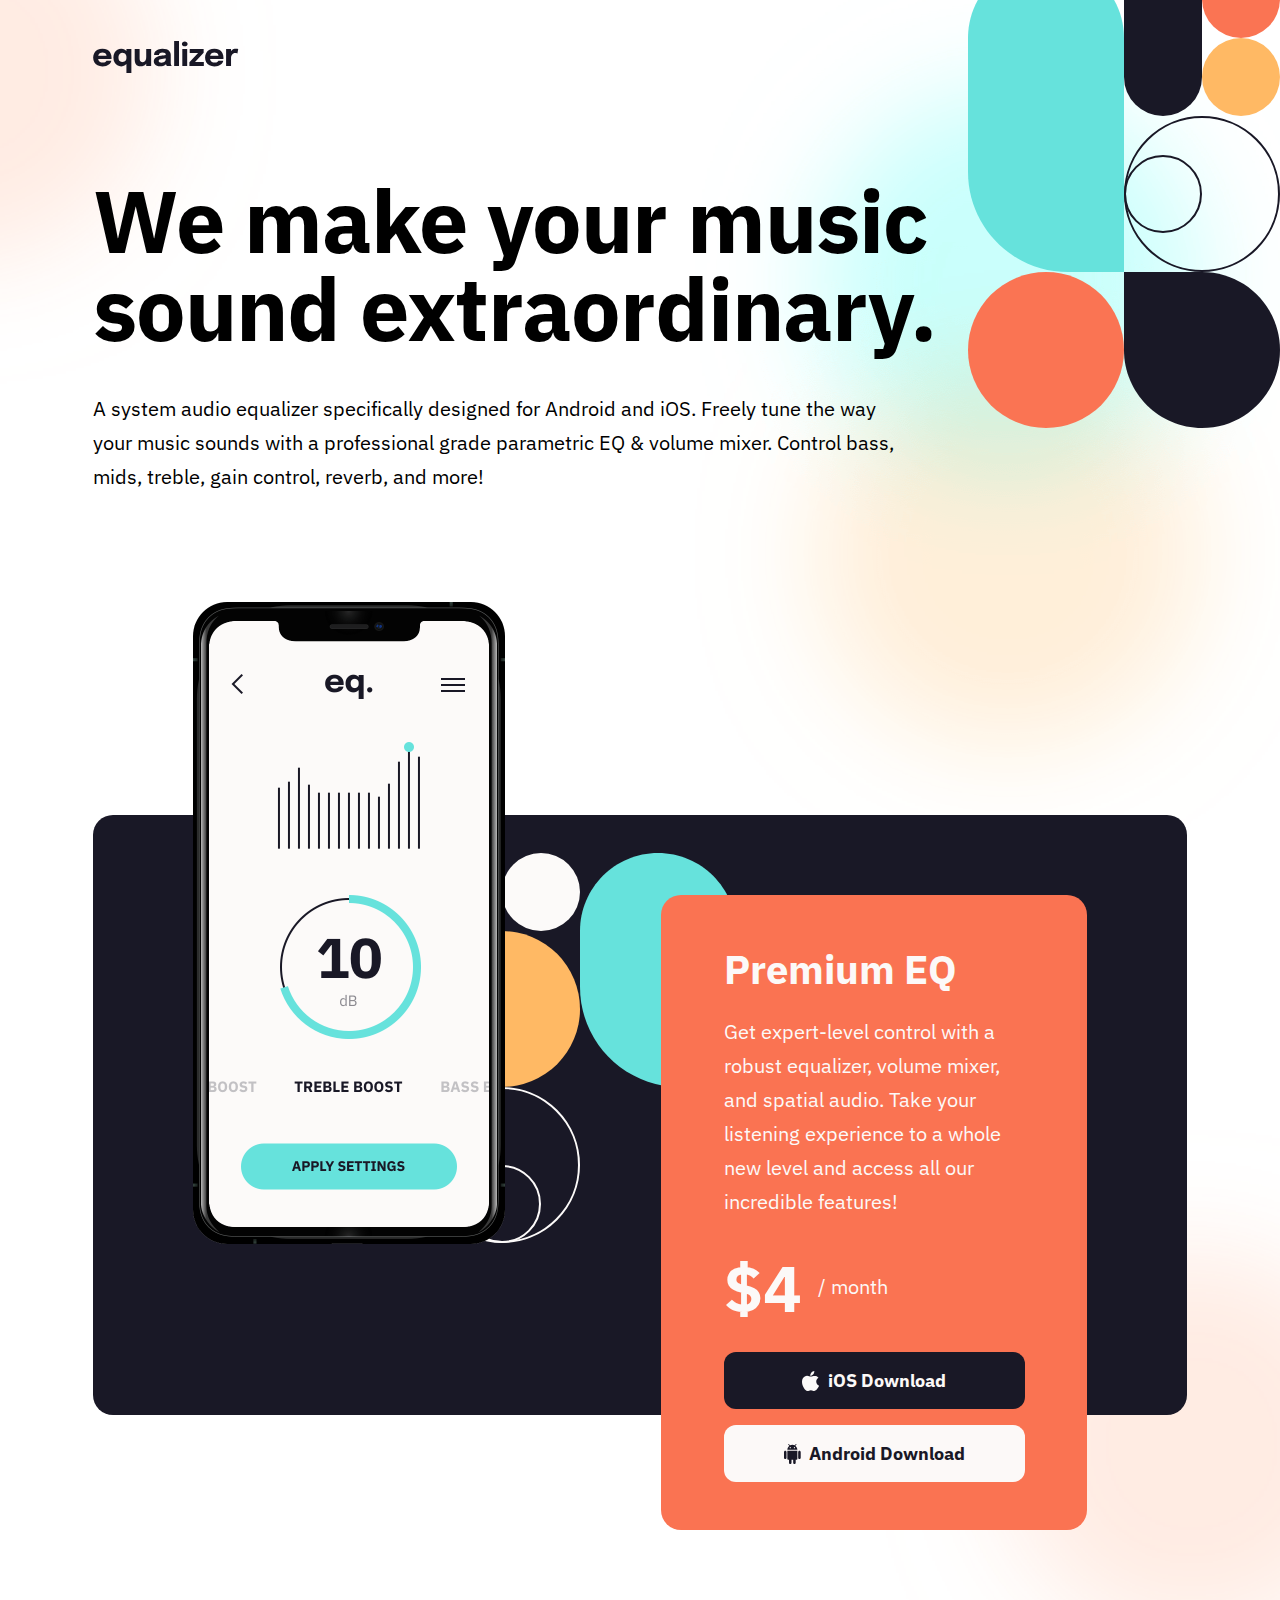
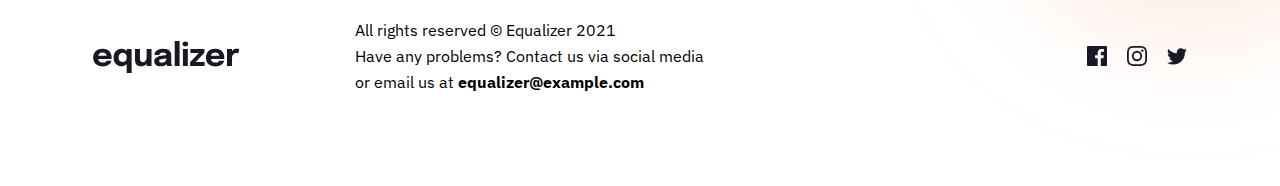
<file: index.html>
<!DOCTYPE html>
<html lang="en">
  <head>
    <meta charset="UTF-8" />
    <meta name="viewport" content="width=device-width, initial-scale=1.0" />
    <meta
      name="description"
      content="equalizer landing page challenge for frontend mentor"
    />
    <link rel="stylesheet" href="./assets/css/style.min.css" />

    <link
      rel="icon"
      type="image/png"
      sizes="32x32"
      href="./assets/images/favicon-32x32.png"
    />

    <title>Frontend Mentor | Equalizer landing page</title>
  </head>
  <body>
    <div class="page">
      <header class="header">
        <div class="container">
          <div class="header__inner">
            <div class="header__logo">
              <img src="./assets/images/logo.svg" alt="equalizer logo" />
            </div>
          </div>
          <!-- ./header__inner -->
        </div>
        <!-- ./container -->
      </header>
      <!-- ./header -->

      <div class="content">
        <main class="main">
          <section class="intro">
            <div class="container">
              <div class="intro__inner">
                <h1 class="intro__title">
                  We make your music sound extraordinary.
                </h1>
                <!-- ./intro__title -->

                <p class="intro__text">
                  A system audio equalizer specifically designed for Android and
                  iOS. Freely tune the way your music sounds with a professional
                  grade parametric EQ & volume mixer. Control bass, mids,
                  treble, gain control, reverb, and more!
                </p>
                <!-- ./intro__text -->

                <div class="intro__content">
                  <div class="intro__phone">
                    <img
                      src="./assets/images/illustration-app.png"
                      alt="illustration app"
                    />
                  </div>
                  <!-- ./intro__phone  -->

                  <div class="intro__card">
                    <div class="card">
                      <div class="card__inner">
                        <h2 class="card__title">Premium EQ</h2>

                        <p class="card__text">
                          Get expert-level control with a robust equalizer,
                          volume mixer, and spatial audio. Take your listening
                          experience to a whole new level and access all our
                          incredible features!
                        </p>
                        <!-- ./card__text  -->

                        <div class="card__price">
                          <p class="card__price-title">$4</p>
                          <p class="card__price-text">/ month</p>
                        </div>
                        <!-- ./card__price -->

                        <div class="card__footer">
                          <a class="card__button card__button--ios" href="#!">
                            <svg
                              width="18"
                              height="20"
                              xmlns="http://www.w3.org/2000/svg"
                            >
                              <path
                                d="M12.683 4.681c1.359 0 2.798.745 3.821 2.029-3.356 1.851-2.812 6.674.58 7.965-.467 1.04-.69 1.504-1.292 2.425-.839 1.285-2.02 2.886-3.486 2.897-1.302.014-1.637-.852-3.403-.842-1.766.009-2.134.857-3.437.845C4 19.987 2.88 18.542 2.042 17.257-.302 13.667-.549 9.45.897 7.207c1.029-1.592 2.651-2.523 4.175-2.523 1.551 0 2.527.856 3.812.856 1.247 0 2.005-.859 3.8-.859ZM12.291 0c.178 1.215-.315 2.405-.968 3.246-.697.904-1.901 1.603-3.066 1.566-.213-1.163.332-2.36.995-3.167C9.978.756 11.224.074 12.291 0Z"
                                fill="#FCFAF9"
                              />
                            </svg>
                            <span>iOS Download</span>
                          </a>
                          <!-- ./card__button -->

                          <a
                            class="card__button card__button--android"
                            href="#!"
                          >
                            <svg
                              width="17"
                              height="20"
                              xmlns="http://www.w3.org/2000/svg"
                            >
                              <path
                                d="M13.362 6.638v8.35c0 .502-.334.836-.836.836h-.836v2.924c0 .669-.583 1.252-1.251 1.252-.67 0-1.252-.583-1.252-1.252v-2.924H7.515v2.924c0 .669-.583 1.252-1.252 1.252s-1.252-.583-1.252-1.252v-2.924h-.836c-.501 0-.836-.334-.836-.835v-8.35h10.023Zm2.088 0c.669 0 1.252.586 1.252 1.251v5.848c0 .668-.583 1.252-1.252 1.252s-1.252-.584-1.252-1.252V7.889c0-.665.583-1.25 1.252-1.25Zm-14.198 0c.669 0 1.252.586 1.252 1.251v5.848c0 .668-.583 1.252-1.252 1.252S0 14.405 0 13.737V7.889c0-.665.583-1.25 1.252-1.25ZM11.776.126a.4.4 0 0 1 .583 0 .401.401 0 0 1 0 .583l-1.085 1.084c.35.234.667.52.942.846.66.782 1.081 1.8 1.139 2.902l.002.034c.003.075.005.15.005.227H3.34c0-.076.002-.152.006-.227l.002-.034a4.908 4.908 0 0 1 1.138-2.902 4.52 4.52 0 0 1 .942-.846L4.343.71a.4.4 0 0 1 0-.583.4.4 0 0 1 .583 0l1.12 1.118.053.051c.664-.333 1.41-.499 2.24-.5h.024c.83.001 1.575.167 2.24.5l.052-.051ZM6.262 3.09a.626.626 0 1 0 0 1.252.626.626 0 0 0 0-1.252Zm4.178 0a.626.626 0 1 0 0 1.252.626.626 0 0 0 0-1.252Z"
                                fill="#191826"
                              />
                            </svg>
                            <span>Android Download</span>
                          </a>
                          <!-- ./card__button -->
                        </div>
                        <!-- ./card__footer -->
                      </div>
                      <!-- ./card__inner -->
                    </div>
                    <!-- ./card -->
                  </div>
                  <!-- ./intro__card  -->
                </div>
                <!-- ./intro__content -->
              </div>
              <!-- ./intro__inner -->
            </div>
            <!-- ./container -->
          </section>
          <!-- ./intro -->
        </main>

        <footer class="footer">
          <div class="container">
            <div class="footer__inner">
              <div class="footer__logo">
                <img src="./assets/images/logo.svg" alt="" />
              </div>

              <div class="footer__text">
                <p class="footer__text-text">
                  All rights reserved © Equalizer 2021
                </p>

                <p class="footer__text-text">
                  Have any problems? Contact us via social media or email us at
                  <a class="footer__text-link" href="mailto:#"
                    >equalizer@example.com</a
                  >
                </p>
              </div>
              <!-- ./footer__text  -->

              <div class="footer__social">
                <a
                  class="footer__link"
                  href="https://facebook.com"
                  target="_blank"
                  rel="noreferrer"
                >
                  facebook
                  <svg
                    width="20"
                    height="20"
                    xmlns="http://www.w3.org/2000/svg"
                  >
                    <path
                      d="M18.896 0H1.104C.494 0 0 .494 0 1.104v17.793C0 19.506.494 20 1.104 20h9.58v-7.745H8.076V9.237h2.606V7.01c0-2.583 1.578-3.99 3.883-3.99 1.104 0 2.052.082 2.329.119v2.7h-1.598c-1.254 0-1.496.597-1.496 1.47v1.928h2.989l-.39 3.018h-2.6V20h5.098c.608 0 1.102-.494 1.102-1.104V1.104C20 .494 19.506 0 18.896 0Z"
                      fill="#191826"
                    />
                  </svg>
                </a>
                <!-- ./footer__link -->

                <a
                  class="footer__link"
                  href="https://instagram.com"
                  target="_blank"
                  rel="noreferrer"
                >
                  instagram<svg
                    width="20"
                    height="20"
                    xmlns="http://www.w3.org/2000/svg"
                  >
                    <path
                      d="M10 1.802c2.67 0 2.987.01 4.042.059 2.71.123 3.975 1.409 4.099 4.099.048 1.054.057 1.37.057 4.04 0 2.672-.01 2.988-.057 4.042-.124 2.687-1.387 3.975-4.1 4.099-1.054.048-1.37.058-4.041.058-2.67 0-2.987-.01-4.04-.058-2.718-.124-3.977-1.416-4.1-4.1-.048-1.054-.058-1.37-.058-4.041 0-2.67.01-2.986.058-4.04.124-2.69 1.387-3.977 4.1-4.1 1.054-.048 1.37-.058 4.04-.058ZM10 0C7.284 0 6.944.012 5.877.06 2.246.227.227 2.242.061 5.877.01 6.944 0 7.284 0 10s.012 3.057.06 4.123c.167 3.632 2.182 5.65 5.817 5.817 1.067.048 1.407.06 4.123.06s3.057-.012 4.123-.06c3.629-.167 5.652-2.182 5.816-5.817.05-1.066.061-1.407.061-4.123s-.012-3.056-.06-4.122C19.777 2.249 17.76.228 14.124.06 13.057.01 12.716 0 10 0Zm0 4.865a5.135 5.135 0 1 0 0 10.27 5.135 5.135 0 0 0 0-10.27Zm0 8.468a3.333 3.333 0 1 1 0-6.666 3.333 3.333 0 0 1 0 6.666Zm5.338-9.87a1.2 1.2 0 1 0 0 2.4 1.2 1.2 0 0 0 0-2.4Z"
                      fill="#191826"
                    />
                  </svg>
                </a>
                <!-- ./footer__link -->

                <a
                  class="footer__link"
                  href="https://twitter.com"
                  target="_blank"
                  rel="noreferrer"
                >
                  twitter
                  <svg
                    width="20"
                    height="17"
                    xmlns="http://www.w3.org/2000/svg"
                  >
                    <path
                      d="M20 2.172a8.192 8.192 0 0 1-2.357.646 4.11 4.11 0 0 0 1.805-2.27 8.22 8.22 0 0 1-2.606.996A4.096 4.096 0 0 0 13.847.248c-2.65 0-4.596 2.472-3.998 5.037A11.648 11.648 0 0 1 1.392 1a4.109 4.109 0 0 0 1.27 5.478 4.086 4.086 0 0 1-1.858-.513c-.045 1.9 1.318 3.679 3.291 4.075a4.113 4.113 0 0 1-1.853.07 4.106 4.106 0 0 0 3.833 2.849A8.25 8.25 0 0 1 0 14.658a11.616 11.616 0 0 0 6.29 1.843c7.618 0 11.923-6.434 11.663-12.205A8.354 8.354 0 0 0 20 2.172Z"
                      fill="#191826"
                    />
                  </svg>
                </a>
                <!-- ./footer__link -->
              </div>
              <!-- ./footer__social -->
            </div>
            <!-- ./footer__inner -->
          </div>
          <!-- ./container -->
        </footer>
        <!-- ./footer -->
      </div>
      <!-- ./content -->
    </div>
    <!-- ./page -->
  </body>
</html>
</file>
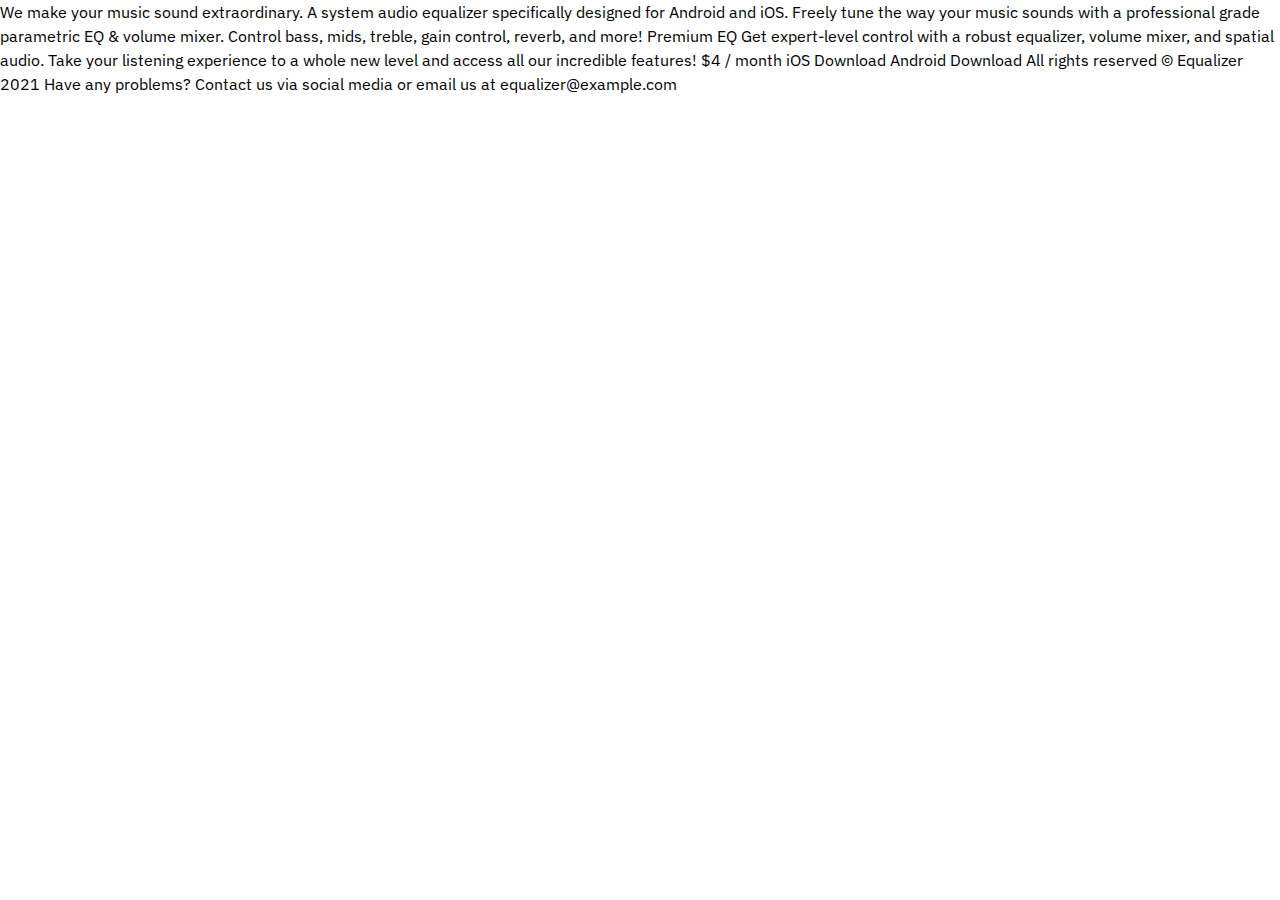
<file: starter/index.html>
<!DOCTYPE html>
<html lang="en">
  <head>
    <meta charset="UTF-8" />
    <meta name="viewport" content="width=device-width, initial-scale=1.0" />
    <link rel="stylesheet" href="./assets/css/style.min.css" />
    <link
      rel="icon"
      type="image/png"
      sizes="32x32"
      href="./assets/images/favicon-32x32.png"
    />

    <title>Frontend Mentor | Equalizer landing page</title>
  </head>
  <body>
    We make your music sound extraordinary. A system audio equalizer
    specifically designed for Android and iOS. Freely tune the way your music
    sounds with a professional grade parametric EQ & volume mixer. Control bass,
    mids, treble, gain control, reverb, and more! Premium EQ Get expert-level
    control with a robust equalizer, volume mixer, and spatial audio. Take your
    listening experience to a whole new level and access all our incredible
    features! $4 / month iOS Download Android Download All rights reserved ©
    Equalizer 2021 Have any problems? Contact us via social media or email us at
    equalizer@example.com
  </body>
</html>
</file>
<file: assets/css/style.min.css>
@import url("https://fonts.googleapis.com/css2?family=IBM+Plex+Sans:wght@400;700&display=swap");*,*::before,*::after{-webkit-box-sizing:border-box;box-sizing:border-box}body,h1,h2,h3,h4,h5,h6,p,figure,picture{margin:0}h1,h2,h3,h4,h5,h6{font-weight:400}body{min-height:100vh;text-rendering:optimizeSpeed;line-height:1.5}img,picture{max-width:100%;display:block}a{color:inherit;text-decoration:none}:root{--fs-900: 2.5rem;--fs-800: 2rem;--fs-700: 1rem;--fs-600: 1rem;--fs-button: 1.125rem}@media (min-width: 48rem){:root{--fs-900: 4rem;--fs-700: 1.125rem}}@media (min-width: 60rem){:root{--fs-900: 5.5rem;--fs-800: 2.5rem;--fs-700: 1.25rem}}body{font-family:"IBM Plex Sans",sans-serif}.page{position:relative;overflow:hidden;background-image:url("../images/bg-main-mobile.png");background-repeat:no-repeat;background-size:inherit;background-position-x:-30%;background-position-y:-20%}.content{padding-top:6rem;position:relative;z-index:3;display:-webkit-box;display:-ms-flexbox;display:flex;-webkit-box-orient:vertical;-webkit-box-direction:normal;-ms-flex-direction:column;flex-direction:column;min-height:100vh}.container{margin:0 auto;padding:0 1.5rem;max-width:calc(1110px + 2rem)}.container--mob-padding--none{padding:0}@media (min-width: 48rem){.page{background-image:url("../images/bg-main-tablet.png");background-position-x:70%;background-position-y:-30%}.page::after{content:"";position:absolute;top:0;left:0;z-index:2;width:100%;height:100%;background-image:url("../images/bg-pattern-1.svg");background-size:35%;background-repeat:no-repeat;background-position:calc(100% + 40px) -40px}}@media (min-width: 60rem){.page{background-image:url("../images/bg-main-desktop.png");background-position-x:60%;background-position-y:100%}.page::after{background-position:100% -40px;background-size:initial}.content{padding-top:7rem}}.header{position:absolute;width:100%;top:0;left:0;z-index:99999}.header__inner{padding-top:3.875rem;display:-webkit-box;display:-ms-flexbox;display:flex;-webkit-box-align:center;-ms-flex-align:center;align-items:center;-webkit-box-pack:justify;-ms-flex-pack:justify;justify-content:space-between}.header__logo{max-width:146px}.header__title{font-family:"IBM Plex Sans",sans-serif;font-size:1.125rem;font-weight:700;line-height:1.77;letter-spacing:-0.18px}@media (min-width: 60rem){.header__inner{padding-top:2.5rem}}.intro__inner{padding:4rem 0 390px}.intro__title{font-family:"IBM Plex Sans",sans-serif;font-size:var(--fs-900);font-weight:700;line-height:1.2;letter-spacing:-1px}@media (min-width: 48rem){.intro__title{line-height:1}}.intro__text{margin-top:1.25rem;font-size:var(--fs-700);line-height:1.625}@media (min-width: 48rem){.intro__text{line-height:1.55}}@media (min-width: 60rem){.intro__text{line-height:1.7}}.intro__content{margin-top:166px;height:600px;position:relative;z-index:2;border-radius:1.25rem;background-color:#191826}.intro__content::after{content:"";position:absolute;display:block;top:0;left:0;z-index:3;width:100%;height:100%;background-image:url("../images/bg-pattern-2.svg");background-repeat:no-repeat;background-size:inherit;background-position:top}.intro__phone{max-width:210px;width:100%;position:absolute;top:-100px;left:50%;z-index:4;-webkit-transform:translateX(-50%);transform:translateX(-50%)}.intro__card{position:absolute;max-width:400px;width:100%;left:50%;bottom:-326px;z-index:6;-webkit-transform:translateX(-50%);transform:translateX(-50%)}@media (max-width: 47.938rem){.intro__content{margin-inline:-1.5rem}}@media (min-width: 48rem){.intro__inner{padding-bottom:183px}.intro__title{max-width:520px}.intro__text{margin-top:1.75rem;max-width:514px}.intro__content{margin-top:249px;padding-bottom:250px}.intro__content::after{top:-20px}.intro__phone{max-width:270px;top:-138px;left:27%}.intro__card{bottom:-100px;right:15%;left:auto;-webkit-transform:none;transform:none}}@media (min-width: 60rem){.intro__inner{padding-bottom:202px}.intro__title{max-width:none}.intro__text{margin-top:2.5rem;max-width:825px}.intro__content{margin-top:321px}.intro__content::after{top:-40px;left:-60px}.intro__phone{max-width:312px;top:-213px;left:100px;-webkit-transform:none;transform:none}.intro__card{max-width:426px;right:100px;bottom:-115px}}.card{display:-ms-grid;display:grid;-webkit-box-pack:center;-ms-flex-pack:center;justify-content:center;overflow:hidden;background-color:#fa7352;border-radius:1.25rem}.card__inner{padding:3rem 1rem;max-width:300px}.card__title{font-family:"IBM Plex Sans",sans-serif;font-size:var(--fs-800);font-weight:700;line-height:1.25;color:#fcf9f8}@media (min-width: 48rem){.card__title{line-height:1.3}}.card__text{margin-top:1.25rem;font-size:1.125rem;line-height:1.55;color:#fcf9f8}.card__price{margin-top:2.25rem;display:-webkit-box;display:-ms-flexbox;display:flex;-webkit-box-align:center;-ms-flex-align:center;align-items:center;gap:1rem;line-height:1;color:#fcf9f8}.card__price-title{font-size:4.063rem;font-weight:700}.card__price-text{font-size:1.25rem}.card__footer{margin-top:2rem;display:-ms-grid;display:grid;gap:1rem}.card__button{padding:0.938rem;display:-webkit-box;display:-ms-flexbox;display:flex;-webkit-box-align:center;-ms-flex-align:center;align-items:center;-webkit-box-pack:center;-ms-flex-pack:center;justify-content:center;gap:0.5rem;font-family:"IBM Plex Sans",sans-serif;font-size:1.125rem;font-weight:700;text-align:center;border-radius:0.75rem}.card__button--ios{color:#fcf9f8;background-color:#191826}.card__button--android{color:#191826;background-color:#fcf9f8}@media (min-width: 48rem){.card__inner{max-width:300px}}@media (min-width: 60rem){.card__inner{max-width:333px}.card__text{font-size:1.25rem;line-height:1.7}.card__button{-webkit-transition:color 0.2s linear, background-color 0.2s linear;transition:color 0.2s linear, background-color 0.2s linear}.card__button--ios:hover{background-color:#65e2db}.card__button--android:hover{background-color:#ffba66}}.footer{margin-top:auto}.footer__inner{padding-bottom:5rem}.footer__text{margin-top:2rem;max-width:327px;font-size:var(--fs-600);line-height:1.625}.footer__text-link{font-weight:700}.footer__social{margin-top:4rem;display:-webkit-box;display:-ms-flexbox;display:flex;gap:1.25rem;-webkit-box-align:center;-ms-flex-align:center;align-items:center}.footer__link{font-size:0}.footer__link>*{display:block}@media (min-width: 48rem){.footer__inner{padding-bottom:5.313rem;display:-webkit-box;display:-ms-flexbox;display:flex;-ms-flex-wrap:wrap;flex-wrap:wrap;-webkit-box-align:center;-ms-flex-align:center;align-items:center;-webkit-box-pack:justify;-ms-flex-pack:justify;justify-content:space-between;gap:2rem}.footer__logo{width:100%}.footer__text{margin-top:0;max-width:366px}.footer__text-link{display:inline;font-weight:700}.footer__social{margin-top:0}}@media (min-width: 60rem){.footer__inner{padding-bottom:5.688rem;-webkit-box-pack:start;-ms-flex-pack:start;justify-content:flex-start;gap:0}.footer__logo{width:auto}.footer__text{margin-left:clamp(2rem, 9vw, 137px)}.footer__social{margin-left:auto}.footer__link svg>*{-webkit-transition:fill 0.2s linear;transition:fill 0.2s linear}.footer__link:hover svg>*{fill:#fa7352}}
/*# sourceMappingURL=style.min.css.map */
</file>
<file: starter/assets/css/style.min.css>
@import url("https://fonts.googleapis.com/css2?family=IBM+Plex+Sans:wght@400;700&display=swap");*,*::before,*::after{-webkit-box-sizing:border-box;box-sizing:border-box}body,h1,h2,h3,h4,h5,h6,p,figure,picture{margin:0}h1,h2,h3,h4,h5,h6{font-weight:400}body{min-height:100vh;text-rendering:optimizeSpeed;line-height:1.5}img,picture{max-width:100%;display:block}a{color:inherit;text-decoration:none}:root{--fs-900: 2.5rem;--fs-800: 2rem;--fs-700: 1rem;--fs-600: 1rem;--fs-button: 1.125rem}@media (min-width: 48rem){:root{--fs-900: 4rem;--fs-700: 1.125rem}}@media (min-width: 60rem){:root{--fs-900: 5.5rem;--fs-800: 2.5rem;--fs-700: 1.25rem}}body{font-family:"IBM Plex Sans", sans-serif}
/*# sourceMappingURL=style.min.css.map */
</file>
